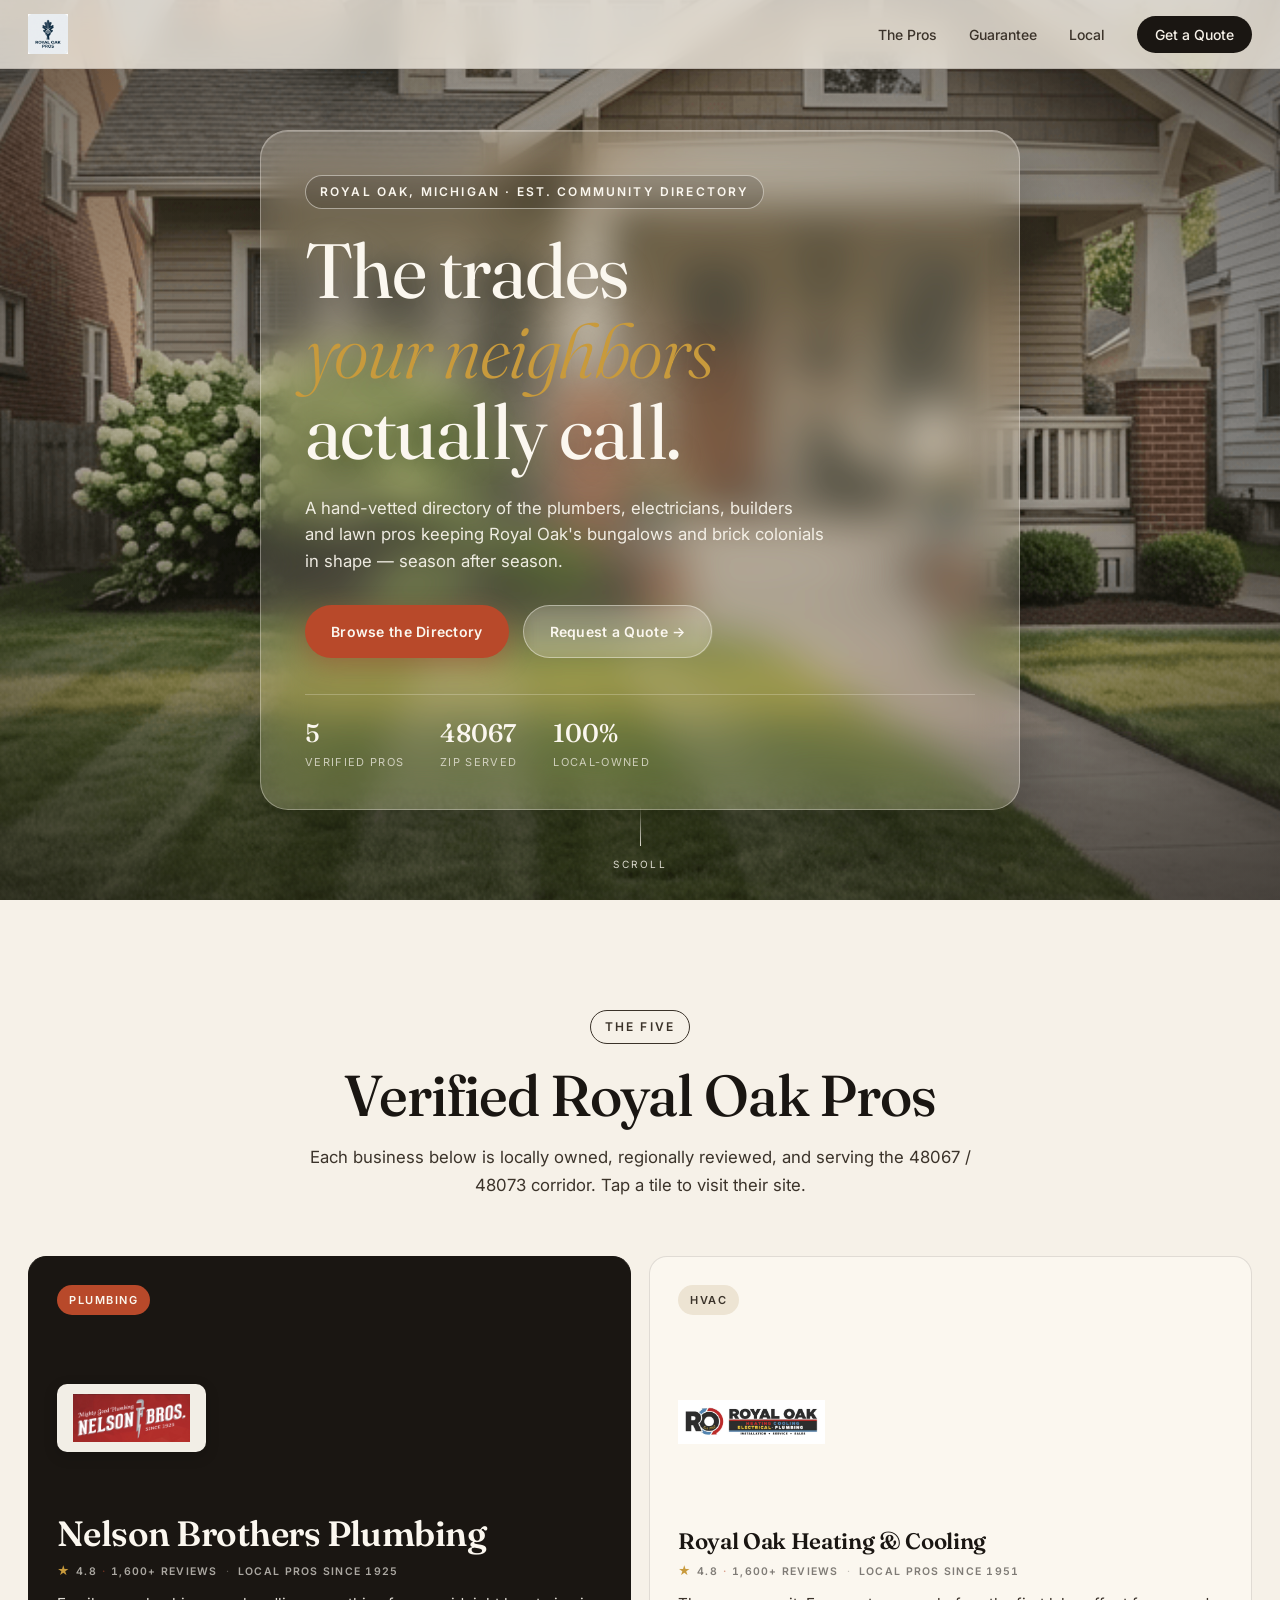
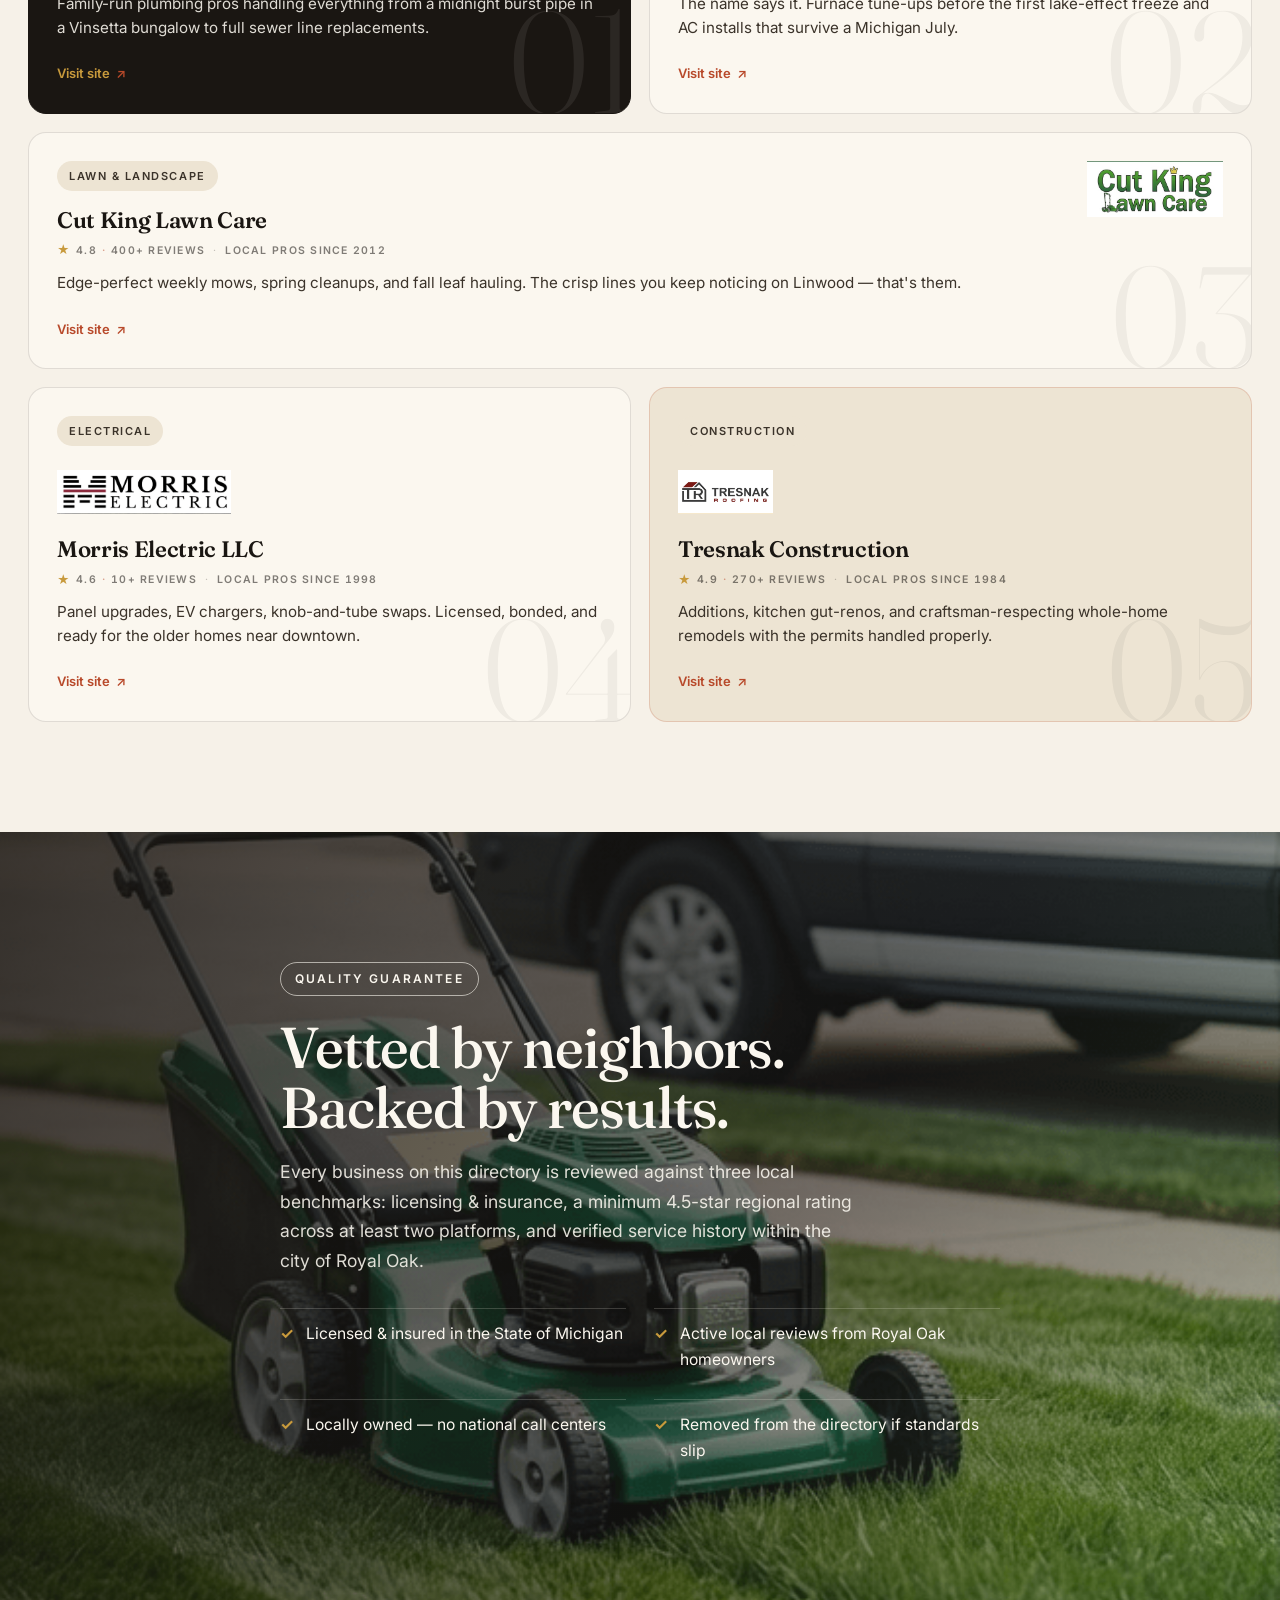
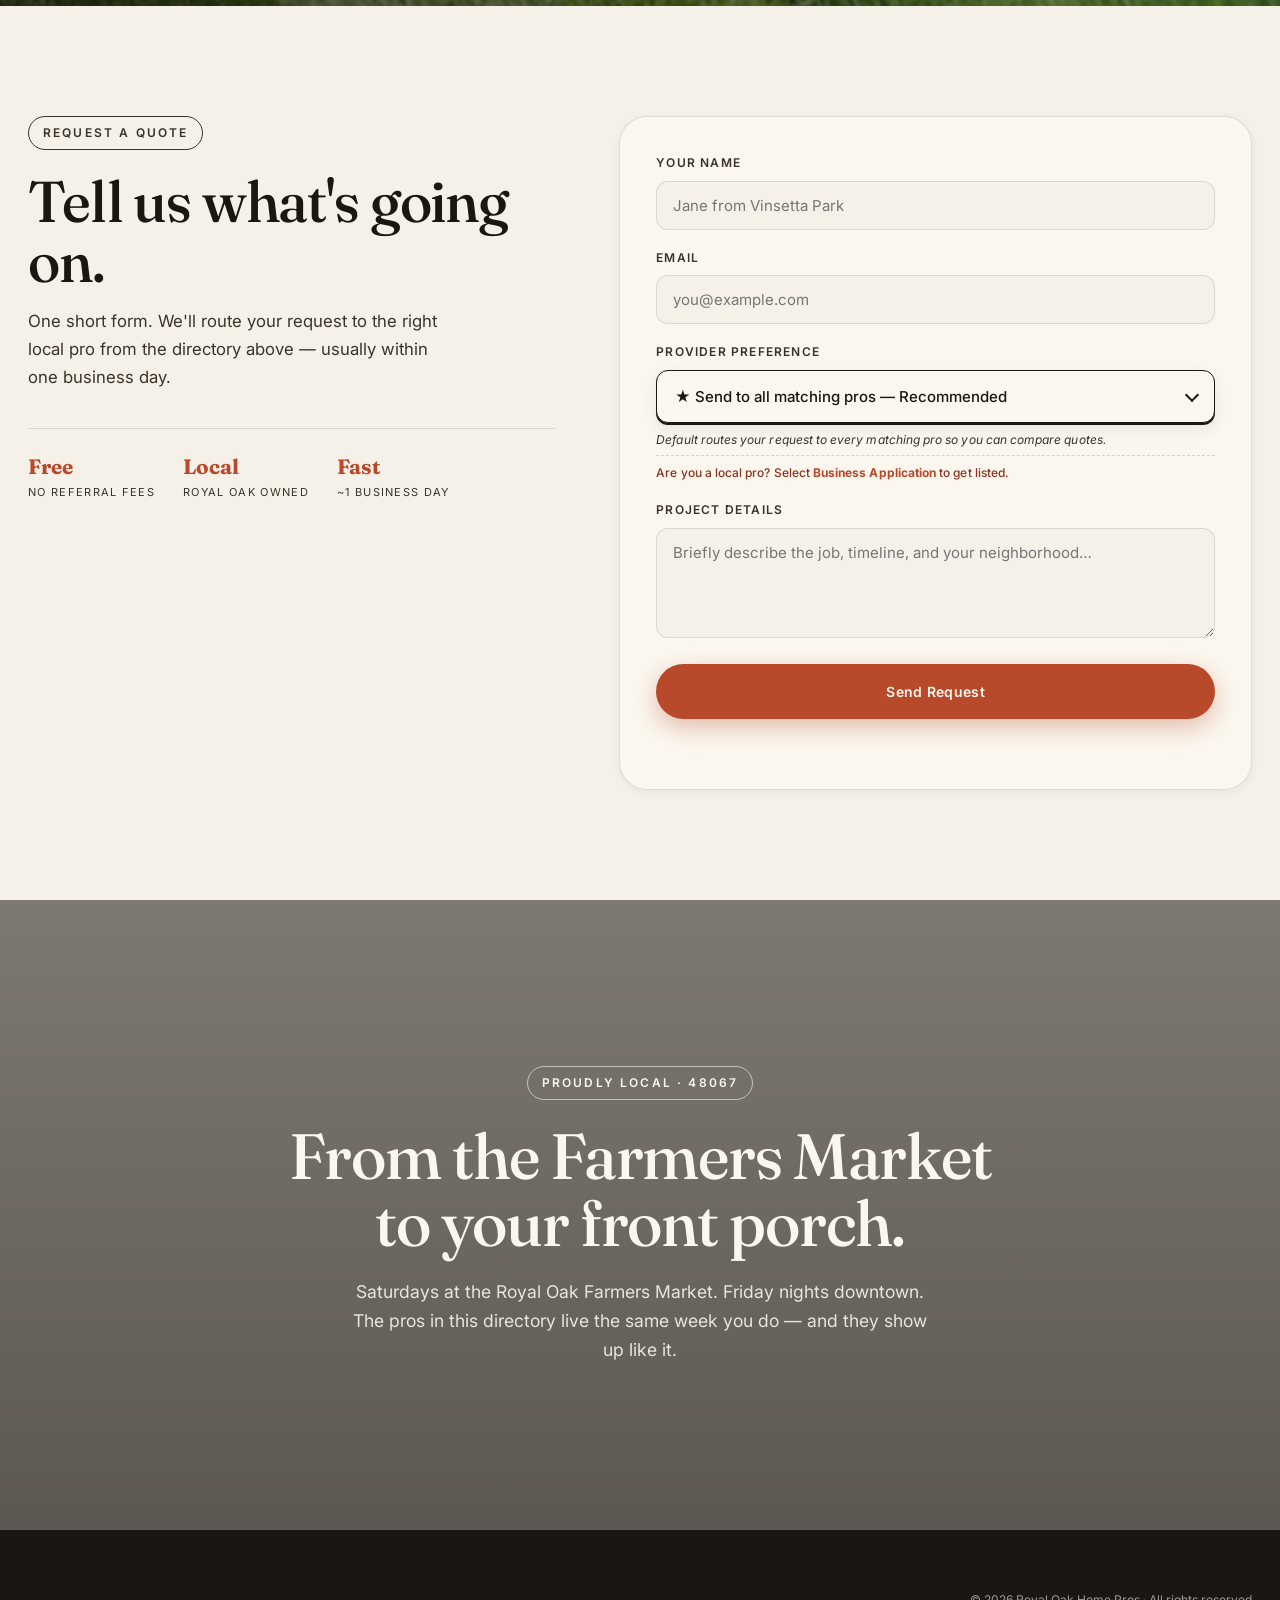
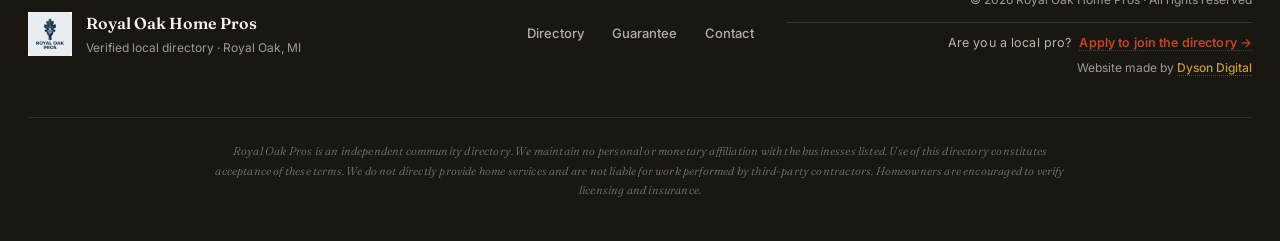
<file: index.html>
<!DOCTYPE html>
<html lang="en">
<head>
  <!-- Google tag (gtag.js) -->
<script async src="https://www.googletagmanager.com/gtag/js?id=G-KBGZ463Z3C"></script>
<script>
  window.dataLayer = window.dataLayer || [];
  function gtag(){dataLayer.push(arguments);}
  gtag('js', new Date());

  gtag('config', 'G-KBGZ463Z3C');
</script>
<script type="text/javascript">
    (function(c,l,a,r,i,t,y){
        c[a]=c[a]||function(){(c[a].q=c[a].q||[]).push(arguments)};
        t=l.createElement(r);t.async=1;t.src="https://www.clarity.ms/tag/"+i;
        y=l.getElementsByTagName(r)[0];y.parentNode.insertBefore(t,y);
    })(window, document, "clarity", "script", "wgg6onkygc");
</script>
  <meta charset="UTF-8" />
  <meta http-equiv="X-UA-Compatible" content="IE=edge" />
  <meta name="viewport" content="width=device-width, initial-scale=1.0" />

  <!-- Primary Meta Tags -->
  <title>Royal Oak Pros | Trusted Local Contractors in Royal Oak, MI</title>
  <meta name="title" content="Royal Oak Pros | Trusted Local Contractors in Royal Oak, MI" />
  <meta name="description" content="Royal Oak Pros is the verified directory of the best plumbers, HVAC, electricians, lawn care, and construction professionals serving Royal Oak, Michigan." />
  <meta name="keywords" content="Royal Oak MI, Royal Oak Pros, Royal Oak plumber, Royal Oak HVAC, Royal Oak electrician, Royal Oak lawn care, Royal Oak contractor, Oakland County home services" />
  <meta name="author" content="Royal Oak Pros" />
  <meta name="robots" content="index, follow" />

  <!-- Open Graph / Facebook -->
  <meta property="og:type" content="website" />
  <meta property="og:title" content="Royal Oak Pros | Trusted Local Contractors in Royal Oak, MI" />
  <meta property="og:description" content="The verified directory of the best home service professionals in Royal Oak, Michigan." />
  <meta property="og:image" content="images/royal-oak-craftsman-bungalow.png" />

  <!-- Twitter -->
  <meta property="twitter:card" content="summary_large_image" />
  <meta property="twitter:title" content="Royal Oak Pros | Trusted Local Contractors in Royal Oak, MI" />
  <meta property="twitter:description" content="The verified directory of the best home service professionals in Royal Oak, Michigan." />
  <meta property="twitter:image" content="images/royal-oak-craftsman-bungalow.png" />

  <!-- Favicon -->
  <link rel="icon" type="image/png" href="images/favicon.png" />
  <link rel="shortcut icon" type="image/png" href="images/favicon.png" />
  <link rel="apple-touch-icon" href="images/favicon.png" />
  <link rel="icon" type="image/png" href="favicon.png">

  <!-- External Stylesheet -->
  <link rel="stylesheet" href="style.css" />

  <!-- Google Fonts -->
  <link rel="preconnect" href="https://fonts.googleapis.com" />
  <link rel="preconnect" href="https://fonts.gstatic.com" crossorigin />
  <link href="https://fonts.googleapis.com/css2?family=Fraunces:opsz,wght@9..144,300;9..144,400;9..144,500;9..144,600;9..144,700;9..144,800&family=Inter:wght@300;400;500;600;700&display=swap" rel="stylesheet" />

  <!-- JSON-LD Schema Markup: LocalBusiness Directory -->
  <script type="application/ld+json">
  {
    "@context": "https://schema.org",
    "@type": "LocalBusiness",
    "@id": "https://royaloakhomepros.com/#directory",
    "name": "Royal Oak Home Pros",
    "description": "Verified directory of trusted home service professionals serving Royal Oak, Michigan and the surrounding Oakland County area.",
    "url": "https://royaloakhomepros.com",
    "image": "images/royal-oak-craftsman-bungalow.png",
    "priceRange": "$$",
    "address": {
      "@type": "PostalAddress",
      "addressLocality": "Royal Oak",
      "addressRegion": "MI",
      "postalCode": "48067",
      "addressCountry": "US"
    },
    "geo": {
      "@type": "GeoCoordinates",
      "latitude": 42.4895,
      "longitude": -83.1446
    },
    "areaServed": {
      "@type": "City",
      "name": "Royal Oak, Michigan"
    },
    "hasOfferCatalog": {
      "@type": "OfferCatalog",
      "name": "Verified Royal Oak Home Service Providers",
      "itemListElement": [
        {
          "@type": "LocalBusiness",
          "name": "Nelson Brothers Plumbing",
          "url": "https://www.nelsonbrothersplumbing.com",
          "areaServed": "Royal Oak, MI"
        },
        {
          "@type": "LocalBusiness",
          "name": "Royal Oak Heating & Cooling",
          "url": "https://royaloakheating.com",
          "areaServed": "Royal Oak, MI"
        },
        {
          "@type": "LocalBusiness",
          "name": "Cut King Lawn Care",
          "url": "https://cutkinglawncare.com",
          "areaServed": "Royal Oak, MI"
        },
        {
          "@type": "LocalBusiness",
          "name": "Morris Electric LLC",
          "url": "https://www.morriselectricllc.com/",
          "areaServed": "Royal Oak, MI"
        },
        {
          "@type": "LocalBusiness",
          "name": "Tresnak Construction",
          "url": "https://tresnakconstruction.com",
          "areaServed": "Royal Oak, MI"
        }
      ]
    }
  }
  </script>
</head>
<body>

  <!-- Top Navigation -->
  <nav class="nav">
    <div class="nav-inner">
      <a href="#top" class="nav-logo">
        <img src="images/royal-oak-pros-logo2.png" alt="Royal Oak Pros">
      </a>
      <ul class="nav-links">
        <li><a href="#pros">The Pros</a></li>
        <li><a href="#guarantee">Guarantee</a></li>
        <li><a href="#local">Local</a></li>
        <li><a href="#contact" class="nav-cta">Get a Quote</a></li>
      </ul>
    </div>
  </nav>

  <!-- HERO -->
  <header id="top" class="hero" role="banner">
    <div class="hero-bg" aria-hidden="true"></div>
    <div class="hero-vignette" aria-hidden="true"></div>

    <div class="hero-content">
      <div class="glass-card">
        <span class="eyebrow">Royal Oak, Michigan · Est. Community Directory</span>
        <h1>The trades<br/><em>your neighbors</em><br/>actually call.</h1>
        <p class="hero-sub">A hand-vetted directory of the plumbers, electricians, builders and lawn pros keeping Royal Oak's bungalows and brick colonials in shape — season after season.</p>
        <div class="hero-actions">
          <a href="#pros" class="btn btn-primary">Browse the Directory</a>
          <a href="#contact" class="btn btn-ghost">Request a Quote →</a>
        </div>
        <div class="hero-meta">
          <div><strong>5</strong><span>Verified Pros</span></div>
          <div><strong>48067</strong><span>Zip Served</span></div>
          <div><strong>100%</strong><span>Local-Owned</span></div>
        </div>
      </div>
    </div>

    <div class="scroll-cue" aria-hidden="true">
      <span></span>
      <small>Scroll</small>
    </div>
  </header>

  <!-- BENTO PROS -->
  <section id="pros" class="pros-section">
    <div class="section-header">
      <span class="eyebrow dark">The Five</span>
      <h2>Verified Royal Oak Pros</h2>
      <p>Each business below is locally owned, regionally reviewed, and serving the 48067 / 48073 corridor. Tap a tile to visit their site.</p>
    </div>

    <div class="bento">

      <!-- Tile 1: LARGE Feature -->
      <a href="https://www.nelsonbrothersplumbing.com" target="_blank" rel="noopener" class="bento-tile tile-feature">
        <div class="tile-tag">Plumbing</div>
        <div class="tile-logo tile-logo-dark">
          <img src="images/nelson.png" alt="Nelson Brothers Plumbing logo" loading="lazy">
        </div>
        <div class="tile-body">
          <h3>Nelson Brothers Plumbing</h3>
          <div class="tile-meta">
            <span class="meta-rating"><span class="meta-star" aria-hidden="true">★</span>4.8 <em>·</em> 1,600+ Reviews</span>
            <span class="meta-sep" aria-hidden="true">·</span>
            <span class="meta-longevity">Local Pros Since 1925</span>
          </div>
          <p>Family-run plumbing pros handling everything from a midnight burst pipe in a Vinsetta bungalow to full sewer line replacements.</p>
          <span class="tile-link">Visit site <em>↗</em></span>
        </div>
        <div class="tile-deco" aria-hidden="true">01</div>
      </a>

      <!-- Tile 2: TALL -->
      <a href="https://royaloakheating.com" target="_blank" rel="noopener" class="bento-tile tile-tall">
        <div class="tile-tag">HVAC</div>
        <div class="tile-logo">
          <img src="images/roheating.png" alt="Royal Oak Heating & Cooling logo" loading="lazy">
        </div>
        <div class="tile-body">
          <h3>Royal Oak Heating &amp; Cooling</h3>
          <div class="tile-meta">
            <span class="meta-rating"><span class="meta-star" aria-hidden="true">★</span>4.8 <em>·</em> 1,600+ Reviews</span>
            <span class="meta-sep" aria-hidden="true">·</span>
            <span class="meta-longevity">Local Pros Since 1951</span>
          </div>
          <p>The name says it. Furnace tune-ups before the first lake-effect freeze and AC installs that survive a Michigan July.</p>
          <span class="tile-link">Visit site <em>↗</em></span>
        </div>
        <div class="tile-deco" aria-hidden="true">02</div>
      </a>

      <!-- Tile 3: WIDE -->
      <a href="https://cutkinglawncare.com" target="_blank" rel="noopener" class="bento-tile tile-wide">
        <div class="tile-tag">Lawn &amp; Landscape</div>
        <div class="tile-logo tile-logo-inline">
          <img src="images/cutking.png" alt="Cut King Lawn Care logo" loading="lazy">
        </div>
        <div class="tile-body">
          <h3>Cut King Lawn Care</h3>
          <div class="tile-meta">
            <span class="meta-rating"><span class="meta-star" aria-hidden="true">★</span>4.8 <em>·</em> 400+ Reviews</span>
            <span class="meta-sep" aria-hidden="true">·</span>
            <span class="meta-longevity">Local Pros Since 2012</span>
          </div>
          <p>Edge-perfect weekly mows, spring cleanups, and fall leaf hauling. The crisp lines you keep noticing on Linwood — that's them.</p>
          <span class="tile-link">Visit site <em>↗</em></span>
        </div>
        <div class="tile-deco" aria-hidden="true">03</div>
      </a>

      <!-- Tile 4: SMALL -->
      <a href="https://www.morriselectricllc.com/" target="_blank" rel="noopener" class="bento-tile tile-small">
        <div class="tile-tag">Electrical</div>
        <div class="tile-logo">
          <img src="images/morris.png" alt="Morris Electric LLC logo" loading="lazy">
        </div>
        <div class="tile-body">
          <h3>Morris Electric LLC</h3>
          <div class="tile-meta">
            <span class="meta-rating"><span class="meta-star" aria-hidden="true">★</span>4.6 <em>·</em> 10+ Reviews</span>
            <span class="meta-sep" aria-hidden="true">·</span>
            <span class="meta-longevity">Local Pros Since 1998</span>
          </div>
          <p>Panel upgrades, EV chargers, knob-and-tube swaps. Licensed, bonded, and ready for the older homes near downtown.</p>
          <span class="tile-link">Visit site <em>↗</em></span>
        </div>
        <div class="tile-deco" aria-hidden="true">04</div>
      </a>

      <!-- Tile 5: SMALL -->
      <a href="https://tresnakconstruction.com" target="_blank" rel="noopener" class="bento-tile tile-small accent">
        <div class="tile-tag">Construction</div>
        <div class="tile-logo">
          <img src="images/roofing.png" alt="Tresnak Construction logo" loading="lazy">
        </div>
        <div class="tile-body">
          <h3>Tresnak Construction</h3>
          <div class="tile-meta">
            <span class="meta-rating"><span class="meta-star" aria-hidden="true">★</span>4.9 <em>·</em> 270+ Reviews</span>
            <span class="meta-sep" aria-hidden="true">·</span>
            <span class="meta-longevity">Local Pros Since 1984</span>
          </div>
          <p>Additions, kitchen gut-renos, and craftsman-respecting whole-home remodels with the permits handled properly.</p>
          <span class="tile-link">Visit site <em>↗</em></span>
        </div>
        <div class="tile-deco" aria-hidden="true">05</div>
      </a>

    </div>
  </section>

  <!-- QUALITY GUARANTEE SECTION BREAK -->
  <section id="guarantee" class="guarantee">
    <div class="guarantee-image" aria-hidden="true"></div>
    <div class="guarantee-overlay" aria-hidden="true"></div>
    <div class="guarantee-content">
      <span class="eyebrow light">Quality Guarantee</span>
      <h2>Vetted by neighbors.<br/>Backed by results.</h2>
      <p>Every business on this directory is reviewed against three local benchmarks: licensing &amp; insurance, a minimum 4.5-star regional rating across at least two platforms, and verified service history within the city of Royal Oak.</p>
      <ul class="guarantee-list">
        <li><span>✓</span> Licensed &amp; insured in the State of Michigan</li>
        <li><span>✓</span> Active local reviews from Royal Oak homeowners</li>
        <li><span>✓</span> Locally owned — no national call centers</li>
        <li><span>✓</span> Removed from the directory if standards slip</li>
      </ul>
    </div>
  </section>

  <!-- CONTACT FORM -->
  <section id="contact" class="contact">
    <div class="contact-grid">
      <div class="contact-copy">
        <span class="eyebrow dark">Request a Quote</span>
        <h2>Tell us what's going on.</h2>
        <p>One short form. We'll route your request to the right local pro from the directory above — usually within one business day.</p>
        <div class="contact-trust">
          <div><strong>Free</strong><span>No referral fees</span></div>
          <div><strong>Local</strong><span>Royal Oak owned</span></div>
          <div><strong>Fast</strong><span>~1 business day</span></div>
        </div>
      </div>

      <form id="quoteForm" class="contact-form" novalidate>
        <span id="contact-section" class="form-anchor" aria-hidden="true"></span>
        <div class="field">
          <label for="name">Your name</label>
          <input type="text" id="name" name="name" required placeholder="Jane from Vinsetta Park" />
        </div>
        <div class="field">
          <label for="email">Email</label>
          <input type="email" id="email" name="email" required placeholder="you@example.com" />
        </div>
        <div class="field field-provider">
          <label for="service">Provider preference</label>
          <div class="provider-select">
            <select id="service" name="service" required>
              <option value="Send to all matching pros" selected>★ Send to all matching pros — Recommended</option>
              <option disabled>──────────────</option>
              <option value="Plumbing — Nelson Brothers">Plumbing — Nelson Brothers</option>
              <option value="HVAC — Royal Oak Heating &amp; Cooling">HVAC — Royal Oak Heating &amp; Cooling</option>
              <option value="Lawn &amp; Landscape — Cut King">Lawn &amp; Landscape — Cut King</option>
              <option value="Electrical — Morris Electric">Electrical — Morris Electric</option>
              <option value="Construction — Tresnak Construction">Construction — Tresnak Construction</option>
              <option disabled>──────────────</option>
              <option value="Not sure yet">Not sure yet — help me decide</option>
              <option disabled>──────────────</option>
              <option value="Join the Directory — Business Application">Join the Directory — Business Application</option>
            </select>
            <span class="provider-chevron" aria-hidden="true"></span>
          </div>
          <small class="field-help">Default routes your request to every matching pro so you can compare quotes.</small>
          <small class="field-help field-help-pro">Are you a local pro? Select <strong>Business Application</strong> to get listed.</small>
        </div>
        <div class="field">
          <label for="message">Project details</label>
          <textarea id="message" name="message" rows="4" required placeholder="Briefly describe the job, timeline, and your neighborhood…"></textarea>
        </div>
        <button type="submit" class="btn btn-primary btn-block">
          <span class="btn-label">Send Request</span>
          <span class="btn-spinner" aria-hidden="true"></span>
        </button>
        <p class="form-error" id="formError" role="alert"></p>
      </form>
    </div>
  </section>

  <!-- LOCAL ANCHOR PARALLAX -->
  <section id="local" class="parallax" aria-label="Royal Oak Farmers Market">
    <div class="parallax-content">
      <span class="eyebrow light">Proudly Local · 48067</span>
      <h2>From the Farmers Market<br/>to your front porch.</h2>
      <p>Saturdays at the Royal Oak Farmers Market. Friday nights downtown. The pros in this directory live the same week you do — and they show up like it.</p>
    </div>
  </section>

  <!-- FOOTER -->
  <footer class="footer">
    <div class="footer-inner">
      <div class="footer-brand">
        <img src="images/royal-oak-pros-logo2.png" alt="Royal Oak Pros">
        <div>
          <strong>Royal Oak Home Pros</strong>
          <small>Verified local directory · Royal Oak, MI</small>
        </div>
      </div>
      <nav class="footer-nav">
        <a href="#pros">Directory</a>
        <a href="#guarantee">Guarantee</a>
        <a href="#contact">Contact</a>
      </nav>
      <div class="footer-credit">
        <small>© 2026 Royal Oak Home Pros · All rights reserved</small>
        <small class="pro-magnet">Are you a local pro? <a href="#contact-section">Apply to join the directory →</a></small>
        <small>Website made by <a href="https://dysondigital.com" target="_blank" rel="noopener">Dyson Digital</a></small>
      </div>
    </div>
    <div class="footer-legal">
      <p>Royal Oak Pros is an independent community directory. We maintain no personal or monetary affiliation with the businesses listed. Use of this directory constitutes acceptance of these terms. We do not directly provide home services and are not liable for work performed by third-party contractors. Homeowners are encouraged to verify licensing and insurance.
</p>
    </div>
  </footer>

  <!-- AJAX Form Submission -->
  <script>
    (function () {
      const form = document.getElementById('quoteForm');
      const errorEl = document.getElementById('formError');
      const FORMSPREE_ENDPOINT = 'https://formspree.io/f/meevzwbe';

      form.addEventListener('submit', async function (e) {
        e.preventDefault();
        errorEl.textContent = '';
        form.classList.add('is-loading');

        const data = new FormData(form);

        try {
          const response = await fetch(FORMSPREE_ENDPOINT, {
            method: 'POST',
            body: data,
            headers: { 'Accept': 'application/json' }
          });

          if (response.ok) {
            // Hide form, then redirect
            form.style.display = 'none';
            window.location.href = 'thanks.html';
          } else {
            const json = await response.json().catch(() => ({}));
            errorEl.textContent = (json && json.error)
              ? json.error
              : 'Something went wrong. Please try again or email us directly.';
            form.classList.remove('is-loading');
          }
        } catch (err) {
          errorEl.textContent = 'Network error. Please check your connection and try again.';
          form.classList.remove('is-loading');
        }
      });
    })();
  </script>

</body>
</html>
</file>
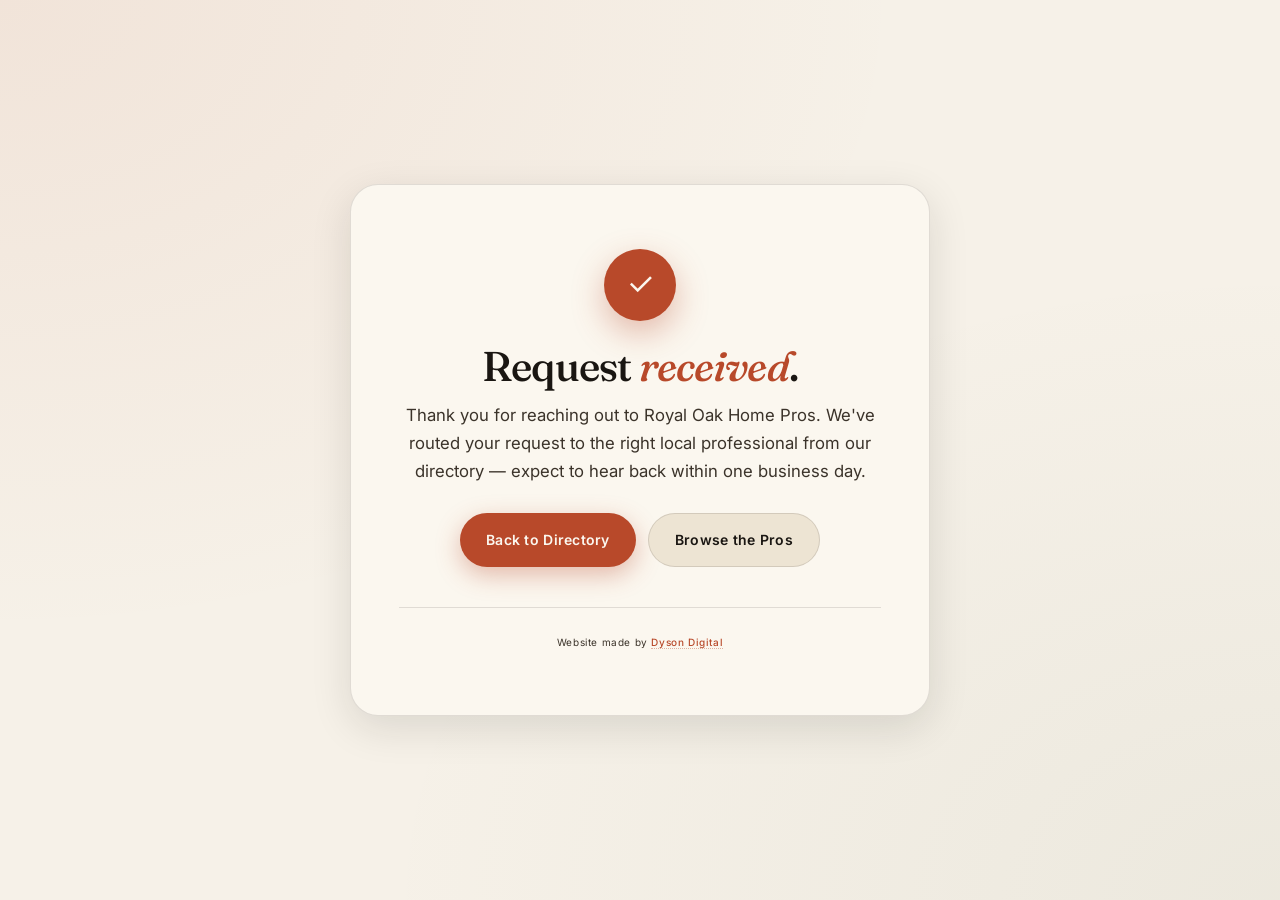
<file: thanks.html>
<!DOCTYPE html>
<html lang="en">
<head>
  <meta charset="UTF-8" />
  <meta http-equiv="X-UA-Compatible" content="IE=edge" />
  <meta name="viewport" content="width=device-width, initial-scale=1.0" />

  <!-- Primary Meta Tags -->
  <title>Thank You | Royal Oak Home Pros</title>
  <meta name="title" content="Thank You | Royal Oak Home Pros" />
  <meta name="description" content="Thanks for reaching out to Royal Oak Home Pros. Your request has been received and we'll connect you with the right local Royal Oak, MI professional shortly." />
  <meta name="robots" content="noindex, follow" />

  <!-- Favicon -->
  <link rel="icon" type="image/png" href="images/favicon.png" />
  <link rel="shortcut icon" type="image/png" href="images/favicon.png" />
  <link rel="apple-touch-icon" href="images/favicon.png" />

  <!-- External Stylesheet -->
  <link rel="stylesheet" href="style.css" />

  <!-- Google Fonts -->
  <link rel="preconnect" href="https://fonts.googleapis.com" />
  <link rel="preconnect" href="https://fonts.gstatic.com" crossorigin />
  <link href="https://fonts.googleapis.com/css2?family=Fraunces:opsz,wght@9..144,300;9..144,400;9..144,500;9..144,600;9..144,700&family=Inter:wght@300;400;500;600;700&display=swap" rel="stylesheet" />
</head>
<body class="thanks-page">

  <main class="thanks-card" role="main">
    <div class="thanks-icon" aria-hidden="true">✓</div>
    <h1>Request <em>received</em>.</h1>
    <p>Thank you for reaching out to Royal Oak Home Pros. We've routed your request to the right local professional from our directory — expect to hear back within one business day.</p>

    <div class="thanks-actions">
      <a href="index.html" class="btn btn-primary">Back to Directory</a>
      <a href="index.html#pros" class="btn btn-secondary">Browse the Pros</a>
    </div>

    <div class="thanks-footer">
      <small>Website made by <a href="https://dysondigital.com" target="_blank" rel="noopener">Dyson Digital</a></small>
    </div>
  </main>

</body>
</html>
</file>
<file: style.css>
/* =========================================================
   Royal Oak Home Pros — style.css
   Editorial / craftsman-modern aesthetic
   ========================================================= */

:root {
  --ink: #1a1612;
  --ink-soft: #3b332a;
  --paper: #f6f1e8;
  --paper-warm: #ede4d3;
  --cream: #fbf7ef;
  --rust: #b8492a;
  --rust-deep: #8a3320;
  --moss: #4a5d3a;
  --gold: #c89a3c;
  --line: rgba(26, 22, 18, 0.12);

  --font-display: "Fraunces", Georgia, "Times New Roman", serif;
  --font-body: "Inter", -apple-system, BlinkMacSystemFont, sans-serif;

  --radius: 18px;
  --radius-lg: 28px;
  --shadow-sm: 0 2px 10px rgba(26, 22, 18, 0.06);
  --shadow-md: 0 12px 40px rgba(26, 22, 18, 0.12);
  --shadow-lg: 0 24px 80px rgba(26, 22, 18, 0.22);
}

* {
  box-sizing: border-box;
  margin: 0;
  padding: 0;
}

html {
  scroll-behavior: smooth;
  -webkit-text-size-adjust: 100%;
}

body {
  font-family: var(--font-body);
  font-size: 17px;
  line-height: 1.65;
  color: var(--ink);
  background: var(--paper);
  overflow-x: hidden;
  -webkit-font-smoothing: antialiased;
  -moz-osx-font-smoothing: grayscale;
}

img { max-width: 100%; display: block; }
a { color: inherit; text-decoration: none; }
button { font: inherit; cursor: pointer; border: none; background: none; }

/* ---------- Shared bits ---------- */
.eyebrow {
  display: inline-block;
  font-family: var(--font-body);
  font-size: 12px;
  font-weight: 600;
  letter-spacing: 0.18em;
  text-transform: uppercase;
  color: var(--rust);
  padding: 6px 14px;
  border: 1px solid currentColor;
  border-radius: 100px;
  margin-bottom: 22px;
}
.eyebrow.dark { color: var(--ink-soft); }
.eyebrow.light { color: var(--cream); border-color: rgba(251, 247, 239, 0.6); }

h1, h2, h3 {
  font-family: var(--font-display);
  font-weight: 500;
  letter-spacing: -0.02em;
  line-height: 1.05;
}
h2 {
  font-size: clamp(2rem, 4.5vw, 3.6rem);
  margin-bottom: 18px;
}
h3 {
  font-size: 1.4rem;
  font-weight: 600;
  letter-spacing: -0.015em;
  line-height: 1.2;
}

em { font-style: italic; color: var(--rust); }

/* =========================================================
   NAV
   ========================================================= */
.nav {
  position: fixed;
  top: 0; left: 0; right: 0;
  z-index: 50;
  background: rgba(246, 241, 232, 0.78);
  backdrop-filter: saturate(180%) blur(14px);
  -webkit-backdrop-filter: saturate(180%) blur(14px);
  border-bottom: 1px solid var(--line);
}
.nav-inner {
  max-width: 1280px;
  margin: 0 auto;
  padding: 14px 28px;
  display: flex;
  align-items: center;
  justify-content: space-between;
  gap: 16px;
}
.nav-logo {
  display: flex;
  align-items: center;
  gap: 12px;
  flex-shrink: 0;
  min-width: 0;
}
.nav-logo img {
  display: block;
  height: 40px;
  width: auto;
  max-width: 100%;
  object-fit: contain;
}
.logo-mark {
  display: inline-grid;
  place-items: center;
  width: 36px; height: 36px;
  background: var(--ink);
  color: var(--paper);
  font-family: var(--font-display);
  font-weight: 700;
  font-size: 14px;
  border-radius: 50%;
  letter-spacing: 0.02em;
}
.logo-text {
  font-family: var(--font-display);
  font-weight: 600;
  font-size: 18px;
  letter-spacing: -0.01em;
}
.logo-text em { font-weight: 400; color: var(--ink-soft); }
.nav-links {
  list-style: none;
  display: flex;
  gap: 32px;
  align-items: center;
  flex-shrink: 0;
}
.nav-links a {
  font-size: 14px;
  font-weight: 500;
  color: var(--ink-soft);
  transition: color .2s ease;
}
.nav-links a:hover { color: var(--rust); }
.nav-cta {
  background: var(--ink);
  color: var(--paper) !important;
  padding: 10px 18px;
  border-radius: 100px;
  font-weight: 500;
  white-space: nowrap;
  flex-shrink: 0;
  transition: background .2s ease, transform .2s ease;
}
.nav-cta:hover { background: var(--rust); transform: translateY(-1px); }

@media (max-width: 720px) {
  .nav-inner { padding: 12px 16px; gap: 10px; }
  .nav-links li:not(:last-child) { display: none; }
  .nav-links { gap: 0; }
  .nav-logo img { height: 32px; max-width: 150px; }
  .nav-cta { padding: 9px 14px; font-size: 13px; }
}
@media (max-width: 440px) {
  .nav-inner { padding: 10px 14px; gap: 8px; }
  .nav-logo img { height: 28px; max-width: 120px; }
  .nav-cta { padding: 8px 12px; font-size: 12px; letter-spacing: 0; }
}
@media (max-width: 360px) {
  .nav-logo img { height: 26px; max-width: 100px; }
  .nav-cta { padding: 7px 11px; font-size: 11.5px; }
}

/* =========================================================
   HERO
   ========================================================= */
.hero {
  position: relative;
  min-height: 100vh;
  display: flex;
  align-items: center;
  justify-content: center;
  padding: 120px 24px 80px;
  overflow: hidden;
}
.hero-bg {
  position: absolute; inset: 0;
  background-image: url('images/royal-oak-craftsman-bungalow.png');
  background-size: cover;
  background-position: center;
  z-index: 0;
  transform: scale(1.05);
  animation: heroDrift 24s ease-in-out infinite alternate;
}
@keyframes heroDrift {
  from { transform: scale(1.05) translate(0, 0); }
  to   { transform: scale(1.10) translate(-12px, -8px); }
}
.hero-vignette {
  position: absolute; inset: 0;
  background:
    radial-gradient(ellipse at center, rgba(0,0,0,0) 30%, rgba(26,22,18,0.55) 100%),
    linear-gradient(180deg, rgba(26,22,18,0.25) 0%, rgba(26,22,18,0.15) 50%, rgba(26,22,18,0.45) 100%);
  z-index: 1;
}
.hero-content {
  position: relative;
  z-index: 2;
  width: 100%;
  max-width: 760px;
}

/* GLASSMORPHISM CARD */
.glass-card {
  background: rgba(251, 247, 239, 0.18);
  backdrop-filter: blur(22px) saturate(160%);
  -webkit-backdrop-filter: blur(22px) saturate(160%);
  border: 1px solid rgba(251, 247, 239, 0.35);
  border-radius: var(--radius-lg);
  padding: 44px 44px 38px;
  color: var(--cream);
  box-shadow:
    0 30px 80px rgba(0, 0, 0, 0.35),
    inset 0 1px 0 rgba(255,255,255,0.25);
  animation: glassRise 1.1s cubic-bezier(.2,.8,.2,1) both;
}
@keyframes glassRise {
  from { opacity: 0; transform: translateY(28px); }
  to   { opacity: 1; transform: translateY(0); }
}
.glass-card .eyebrow {
  color: var(--cream);
  border-color: rgba(251, 247, 239, 0.5);
  background: rgba(0,0,0,0.15);
}
.glass-card h1 {
  font-size: clamp(2.6rem, 6vw, 5rem);
  font-weight: 400;
  margin-bottom: 22px;
  text-shadow: 0 2px 30px rgba(0,0,0,0.25);
}
.glass-card h1 em {
  color: var(--gold);
  font-style: italic;
  font-weight: 300;
}
.hero-sub {
  font-size: 1.05rem;
  line-height: 1.6;
  color: rgba(251, 247, 239, 0.92);
  max-width: 520px;
  margin-bottom: 30px;
}
.hero-actions {
  display: flex;
  gap: 14px;
  flex-wrap: wrap;
  margin-bottom: 36px;
}
.hero-meta {
  display: flex;
  gap: 36px;
  padding-top: 26px;
  border-top: 1px solid rgba(251, 247, 239, 0.25);
}
.hero-meta div { display: flex; flex-direction: column; }
.hero-meta strong {
  font-family: var(--font-display);
  font-size: 1.6rem;
  font-weight: 500;
  color: var(--cream);
  line-height: 1;
}
.hero-meta span {
  font-size: 11px;
  letter-spacing: 0.12em;
  text-transform: uppercase;
  color: rgba(251, 247, 239, 0.7);
  margin-top: 6px;
}

@media (max-width: 600px) {
  .glass-card { padding: 32px 26px 28px; }
  .hero-meta { gap: 22px; }
  .hero-meta strong { font-size: 1.3rem; }
}

/* Buttons */
.btn {
  display: inline-flex;
  align-items: center;
  justify-content: center;
  gap: 8px;
  padding: 14px 26px;
  border-radius: 100px;
  font-size: 14px;
  font-weight: 600;
  letter-spacing: 0.02em;
  transition: transform .2s ease, background .2s ease, color .2s ease, box-shadow .2s ease;
  position: relative;
  overflow: hidden;
}
.btn-primary {
  background: var(--rust);
  color: var(--cream);
  box-shadow: 0 8px 24px rgba(184, 73, 42, 0.35);
}
.btn-primary:hover {
  background: var(--rust-deep);
  transform: translateY(-2px);
  box-shadow: 0 12px 32px rgba(184, 73, 42, 0.45);
}
.btn-ghost {
  background: rgba(251, 247, 239, 0.12);
  color: var(--cream);
  border: 1px solid rgba(251, 247, 239, 0.45);
  backdrop-filter: blur(8px);
}
.btn-ghost:hover { background: rgba(251, 247, 239, 0.22); }
.btn-block { width: 100%; padding: 16px 26px; }

/* Scroll cue */
.scroll-cue {
  position: absolute;
  bottom: 28px;
  left: 50%;
  transform: translateX(-50%);
  z-index: 3;
  display: flex;
  flex-direction: column;
  align-items: center;
  gap: 10px;
  color: var(--cream);
  opacity: 0.85;
}
.scroll-cue span {
  width: 1px;
  height: 40px;
  background: linear-gradient(to bottom, transparent, var(--cream));
  animation: scrollPulse 2s ease-in-out infinite;
}
.scroll-cue small {
  font-size: 10px;
  letter-spacing: 0.25em;
  text-transform: uppercase;
}
@keyframes scrollPulse {
  0%, 100% { opacity: 0.4; transform: scaleY(1); }
  50% { opacity: 1; transform: scaleY(1.2); }
}

/* =========================================================
   SECTION HEADER
   ========================================================= */
.section-header {
  text-align: center;
  max-width: 680px;
  margin: 0 auto 56px;
}
.section-header p {
  color: var(--ink-soft);
  font-size: 1.05rem;
  margin-top: 12px;
}

/* =========================================================
   BENTO GRID
   ========================================================= */
.pros-section {
  padding: 110px 28px;
  max-width: 1280px;
  margin: 0 auto;
}

.bento {
  display: grid;
  grid-template-columns: repeat(4, 1fr);
  grid-auto-rows: minmax(220px, auto);
  gap: 18px;
}

.bento-tile {
  position: relative;
  background: var(--cream);
  border: 1px solid var(--line);
  border-radius: var(--radius);
  padding: 28px;
  display: flex;
  flex-direction: column;
  justify-content: space-between;
  overflow: hidden;
  transition: transform .35s cubic-bezier(.2,.8,.2,1), box-shadow .35s ease, border-color .35s ease;
  isolation: isolate;
}
.bento-tile::before {
  content: "";
  position: absolute;
  inset: 0;
  background: radial-gradient(circle at 100% 0%, rgba(184, 73, 42, 0.12), transparent 55%);
  opacity: 0;
  transition: opacity .35s ease;
  z-index: -1;
}
.bento-tile:hover {
  transform: translateY(-6px);
  box-shadow: var(--shadow-md);
  border-color: rgba(184, 73, 42, 0.35);
}
.bento-tile:hover::before { opacity: 1; }

.tile-feature { grid-column: span 2; grid-row: span 2; background: var(--ink); color: var(--cream); border-color: var(--ink); }
.tile-feature h3 { font-size: 2.2rem; color: var(--cream); }
.tile-feature .tile-tag { background: var(--rust); color: var(--cream); }
.tile-feature .tile-deco { color: rgba(251, 247, 239, 0.08); }
.tile-feature .tile-body p { color: rgba(251, 247, 239, 0.88); }
.tile-feature .tile-link { color: var(--gold); }
.tile-feature:hover { border-color: var(--rust); }

.tile-tall  { grid-column: span 2; grid-row: span 2; }
.tile-wide  { grid-column: span 4; grid-row: span 1; }
.tile-small { grid-column: span 2; grid-row: span 1; }

.tile-small.accent { background: var(--paper-warm); border-color: rgba(184, 73, 42, 0.2); }

.tile-tag {
  align-self: flex-start;
  font-size: 11px;
  letter-spacing: 0.14em;
  text-transform: uppercase;
  font-weight: 600;
  padding: 6px 12px;
  border-radius: 100px;
  background: var(--paper-warm);
  color: var(--ink-soft);
  margin-bottom: 16px;
}

/* Pro business logos (brand marks) */
.tile-logo {
  display: flex;
  align-items: center;
  justify-content: flex-start;
  padding: 8px 0 18px;
  margin-bottom: 4px;
}
.tile-logo img {
  display: block;
  height: 44px;
  width: auto;
  max-width: 180px;
  object-fit: contain;
  object-position: left center;
}
/* Feature tile (dark background) — add subtle light plate so logos remain visible */
.tile-logo-dark {
  align-self: flex-start;
  background: rgba(251, 247, 239, 0.96);
  padding: 10px 16px;
  border-radius: 10px;
  margin-bottom: 8px;
  box-shadow: 0 4px 14px rgba(0, 0, 0, 0.18);
}
.tile-logo-dark img {
  height: 48px;
  max-width: 200px;
}
/* Wide tile — place logo inline on the right instead of top for a horizontal layout */
.tile-wide { position: relative; }
.tile-logo-inline {
  position: absolute;
  top: 28px;
  right: 28px;
  padding: 0;
  margin: 0;
  justify-content: flex-end;
  max-width: 40%;
}
.tile-logo-inline img {
  height: 56px;
  max-width: 220px;
  object-position: right center;
}

@media (max-width: 900px) {
  .tile-logo img { height: 40px; max-width: 160px; }
  .tile-logo-dark img { height: 42px; max-width: 170px; }
  /* On mobile the wide tile is full-width — move logo back to the top flow */
  .tile-logo-inline {
    position: static;
    justify-content: flex-start;
    max-width: 100%;
    padding: 8px 0 18px;
  }
  .tile-logo-inline img {
    height: 44px;
    max-width: 180px;
    object-position: left center;
  }
}
@media (max-width: 480px) {
  .tile-logo img { height: 36px; max-width: 140px; }
  .tile-logo-dark { padding: 8px 14px; }
  .tile-logo-dark img { height: 38px; max-width: 150px; }
  .tile-logo-inline img { height: 40px; max-width: 160px; }
}

.tile-body { display: flex; flex-direction: column; gap: 10px; }
.tile-body p { color: var(--ink-soft); font-size: 0.95rem; line-height: 1.55; }

/* Pro metadata — high-end fine print supporting the business name */
.tile-meta {
  display: flex;
  align-items: center;
  flex-wrap: wrap;
  gap: 8px;
  margin-top: -2px;
  margin-bottom: 2px;
  font-size: 10.5px;
  font-weight: 600;
  letter-spacing: 0.12em;
  text-transform: uppercase;
  color: rgba(26, 22, 18, 0.55);
  font-feature-settings: "tnum" 1;
}
.tile-meta .meta-rating,
.tile-meta .meta-longevity {
  display: inline-flex;
  align-items: center;
  gap: 4px;
  white-space: nowrap;
}
.tile-meta .meta-rating em {
  font-style: normal;
  opacity: 0.5;
  padding: 0 1px;
}
.tile-meta .meta-star {
  color: var(--gold);
  font-size: 12px;
  letter-spacing: 0;
  margin-right: 2px;
  line-height: 1;
}
.tile-meta .meta-sep {
  color: rgba(26, 22, 18, 0.25);
  font-weight: 400;
}
/* Dark feature tile — lighter fine print so it reads on ink background */
.tile-feature .tile-meta {
  color: rgba(251, 247, 239, 0.65);
}
.tile-feature .tile-meta .meta-sep {
  color: rgba(251, 247, 239, 0.3);
}
@media (max-width: 480px) {
  .tile-meta { font-size: 10px; letter-spacing: 0.1em; gap: 6px; }
}

.tile-link {
  margin-top: 14px;
  font-size: 13px;
  font-weight: 600;
  color: var(--rust);
  display: inline-flex;
  align-items: center;
  gap: 6px;
}
.tile-link em {
  font-style: normal;
  transition: transform .25s ease;
  display: inline-block;
}
.bento-tile:hover .tile-link em { transform: translate(3px, -3px); }

.tile-deco {
  position: absolute;
  bottom: -20px;
  right: -8px;
  font-family: var(--font-display);
  font-size: 9rem;
  font-weight: 300;
  color: rgba(26, 22, 18, 0.05);
  pointer-events: none;
  line-height: 1;
}

@media (max-width: 900px) {
  .bento { grid-template-columns: repeat(2, 1fr); }
  .tile-feature, .tile-tall, .tile-small, .tile-wide { grid-column: span 2; grid-row: auto; }
  .tile-feature h3 { font-size: 1.8rem; }
}

/* =========================================================
   QUALITY GUARANTEE — section break with image
   ========================================================= */
.guarantee {
  position: relative;
  padding: 130px 28px;
  color: var(--cream);
  overflow: hidden;
  isolation: isolate;
}
.guarantee-image {
  position: absolute; inset: 0;
  background-image: url('images/professional-lawn-care.png');
  background-size: cover;
  background-position: center;
  z-index: -2;
}
.guarantee-overlay {
  position: absolute; inset: 0;
  background:
    linear-gradient(120deg, rgba(26, 22, 18, 0.85) 0%, rgba(26, 22, 18, 0.55) 60%, rgba(74, 93, 58, 0.35) 100%);
  z-index: -1;
}
.guarantee-content {
  max-width: 720px;
  margin: 0 auto;
}
.guarantee-content h2 em { color: var(--gold); }
.guarantee-content p {
  font-size: 1.1rem;
  line-height: 1.7;
  color: rgba(251, 247, 239, 0.88);
  margin-bottom: 32px;
  max-width: 580px;
}
.guarantee-list {
  list-style: none;
  display: grid;
  grid-template-columns: repeat(2, 1fr);
  gap: 14px 28px;
}
.guarantee-list li {
  font-size: 0.98rem;
  color: var(--cream);
  display: flex;
  align-items: flex-start;
  gap: 12px;
  padding: 12px 0;
  border-top: 1px solid rgba(251, 247, 239, 0.18);
}
.guarantee-list li span {
  color: var(--gold);
  font-weight: 700;
  flex-shrink: 0;
}
@media (max-width: 700px) {
  .guarantee-list { grid-template-columns: 1fr; }
}

/* =========================================================
   CONTACT FORM
   ========================================================= */
.contact {
  padding: 110px 28px;
  max-width: 1280px;
  margin: 0 auto;
}
.contact-grid {
  display: grid;
  grid-template-columns: 1fr 1.2fr;
  gap: 64px;
  align-items: start;
}
.contact-copy h2 { margin-bottom: 16px; }
.contact-copy p {
  color: var(--ink-soft);
  font-size: 1.05rem;
  margin-bottom: 36px;
  max-width: 420px;
}
.contact-trust {
  display: flex;
  gap: 28px;
  padding-top: 28px;
  border-top: 1px solid var(--line);
}
.contact-trust div { display: flex; flex-direction: column; }
.contact-trust strong {
  font-family: var(--font-display);
  font-size: 1.3rem;
  color: var(--rust);
  line-height: 1;
}
.contact-trust span {
  font-size: 11px;
  letter-spacing: 0.12em;
  text-transform: uppercase;
  color: var(--ink-soft);
  margin-top: 6px;
}

.contact-form {
  background: var(--cream);
  border: 1px solid var(--line);
  border-radius: var(--radius-lg);
  padding: 36px;
  box-shadow: var(--shadow-sm);
  position: relative;
  scroll-margin-top: 90px;
}
.form-anchor {
  position: absolute;
  top: -90px;
  left: 0;
  width: 1px;
  height: 1px;
  pointer-events: none;
}
.field { margin-bottom: 18px; }
.field label {
  display: block;
  font-size: 12px;
  letter-spacing: 0.1em;
  text-transform: uppercase;
  font-weight: 600;
  color: var(--ink-soft);
  margin-bottom: 8px;
}
.field input,
.field select,
.field textarea {
  width: 100%;
  padding: 14px 16px;
  border: 1px solid var(--line);
  border-radius: 12px;
  background: var(--paper);
  font-family: var(--font-body);
  font-size: 15px;
  color: var(--ink);
  transition: border-color .2s ease, background .2s ease, box-shadow .2s ease;
}
.field input:focus,
.field select:focus,
.field textarea:focus {
  outline: none;
  border-color: var(--rust);
  background: #fff;
  box-shadow: 0 0 0 4px rgba(184, 73, 42, 0.12);
}
.field textarea { resize: vertical; min-height: 110px; font-family: var(--font-body); }

/* Upgraded provider dropdown — craftsman-modern */
.provider-select {
  position: relative;
}
.provider-select select {
  width: 100%;
  padding: 16px 48px 16px 18px;
  border: 1.5px solid var(--ink);
  border-radius: 12px;
  background: var(--cream);
  font-family: var(--font-body);
  font-size: 15px;
  font-weight: 500;
  color: var(--ink);
  cursor: pointer;
  appearance: none;
  -webkit-appearance: none;
  -moz-appearance: none;
  background-image: none;
  box-shadow: 0 2px 0 0 var(--ink), 0 6px 16px rgba(26, 22, 18, 0.08);
  transition: transform .15s ease, box-shadow .2s ease, border-color .2s ease;
}
.provider-select select:hover {
  transform: translateY(-1px);
  box-shadow: 0 3px 0 0 var(--ink), 0 10px 22px rgba(26, 22, 18, 0.12);
}
.provider-select select:focus {
  outline: none;
  border-color: var(--rust);
  box-shadow: 0 2px 0 0 var(--rust), 0 0 0 4px rgba(184, 73, 42, 0.14);
  background: #fff;
}
.provider-select select option {
  font-weight: 500;
  padding: 10px;
  background: var(--cream);
  color: var(--ink);
}
.provider-select select option:checked {
  background: var(--ink);
  color: var(--cream);
}
.provider-select select option:disabled {
  color: rgba(26, 22, 18, 0.3);
  font-weight: 400;
}
.provider-chevron {
  position: absolute;
  right: 18px;
  top: 50%;
  width: 10px;
  height: 10px;
  border-right: 2px solid var(--ink);
  border-bottom: 2px solid var(--ink);
  transform: translateY(-70%) rotate(45deg);
  pointer-events: none;
  transition: border-color .2s ease;
}
.provider-select select:focus ~ .provider-chevron {
  border-color: var(--rust);
}
.field-help {
  display: block;
  margin-top: 8px;
  font-size: 12px;
  font-style: italic;
  color: var(--ink-soft);
  line-height: 1.5;
  letter-spacing: 0.005em;
}
.field-help-pro {
  margin-top: 6px;
  padding-top: 8px;
  border-top: 1px dashed rgba(184, 73, 42, 0.25);
  color: var(--rust-deep);
  font-style: normal;
  font-weight: 500;
}
.field-help-pro strong {
  font-weight: 700;
  color: var(--rust);
}

.btn-spinner {
  display: none;
  width: 16px; height: 16px;
  border: 2px solid rgba(255,255,255,0.4);
  border-top-color: var(--cream);
  border-radius: 50%;
  animation: spin .8s linear infinite;
}
@keyframes spin { to { transform: rotate(360deg); } }
.is-loading .btn-spinner { display: inline-block; }
.is-loading .btn-label { opacity: 0.6; }
.is-loading button { pointer-events: none; }

.form-error {
  margin-top: 14px;
  color: var(--rust-deep);
  font-size: 14px;
  min-height: 20px;
}

@media (max-width: 880px) {
  .contact-grid { grid-template-columns: 1fr; gap: 40px; }
  .contact-form { padding: 28px; }
}

/* =========================================================
   PARALLAX LOCAL ANCHOR
   ========================================================= */
.parallax {
  position: relative;
  min-height: 70vh;
  background-image: url('images/royal-oak-farmers-market.png');
  background-size: cover;
  background-position: center;
  background-attachment: fixed; /* parallax */
  display: flex;
  align-items: center;
  justify-content: center;
  padding: 120px 28px;
  color: var(--cream);
  text-align: center;
  isolation: isolate;
}
.parallax::before {
  content: "";
  position: absolute; inset: 0;
  background:
    linear-gradient(180deg, rgba(26, 22, 18, 0.55) 0%, rgba(26, 22, 18, 0.7) 100%);
  z-index: -1;
}
.parallax-content { max-width: 760px; }
.parallax-content h2 {
  font-size: clamp(2.2rem, 5vw, 4rem);
  margin-bottom: 20px;
}
.parallax-content h2 em { color: var(--gold); }
.parallax-content p {
  font-size: 1.1rem;
  color: rgba(251, 247, 239, 0.88);
  max-width: 580px;
  margin: 0 auto;
}

/* iOS doesn't support background-attachment: fixed well */
@media (max-width: 900px) {
  .parallax { background-attachment: scroll; min-height: 55vh; }
}

/* =========================================================
   FOOTER
   ========================================================= */
.footer {
  background: var(--ink);
  color: var(--paper);
  padding: 60px 28px 40px;
}
.footer-inner {
  max-width: 1280px;
  margin: 0 auto;
  display: grid;
  grid-template-columns: 1fr auto 1fr;
  align-items: center;
  gap: 32px;
}
.footer-brand {
  display: flex;
  align-items: center;
  gap: 14px;
}
.footer-brand img {
  display: block;
  height: 44px;
  width: auto;
  max-width: 100%;
  object-fit: contain;
  flex-shrink: 0;
}
.footer-brand strong {
  display: block;
  font-family: var(--font-display);
  font-size: 16px;
  font-weight: 600;
}
.footer-brand small {
  display: block;
  font-size: 12px;
  color: rgba(246, 241, 232, 0.6);
  margin-top: 2px;
}
.footer-nav {
  display: flex;
  gap: 28px;
}
.footer-nav a {
  font-size: 13px;
  font-weight: 500;
  color: rgba(246, 241, 232, 0.7);
  transition: color .2s ease;
}
.footer-nav a:hover { color: var(--gold); }
.footer-credit {
  text-align: right;
  display: flex;
  flex-direction: column;
  gap: 4px;
}
.footer-credit small {
  font-size: 12px;
  color: rgba(246, 241, 232, 0.6);
}
.footer-credit a {
  color: var(--gold);
  font-weight: 500;
  border-bottom: 1px dotted rgba(200, 154, 60, 0.4);
  transition: color .2s ease, border-color .2s ease;
}
.footer-credit a:hover { color: var(--cream); border-color: var(--cream); }

/* Pro-Link Magnet — sits above agency credit */
.pro-magnet {
  margin-top: 8px;
  padding-top: 10px;
  border-top: 1px solid rgba(246, 241, 232, 0.14);
  font-size: 12.5px !important;
  color: rgba(246, 241, 232, 0.72) !important;
  letter-spacing: 0.01em;
}
.pro-magnet a {
  color: var(--rust) !important;
  font-weight: 600;
  margin-left: 4px;
  border-bottom: 1px dotted rgba(184, 73, 42, 0.5) !important;
  transition: color .2s ease, border-color .2s ease, letter-spacing .2s ease;
}
.pro-magnet a:hover {
  color: var(--gold) !important;
  border-bottom-color: var(--gold) !important;
  letter-spacing: 0.02em;
}

/* Legal disclaimer — full-width fine print */
.footer-legal {
  max-width: 1280px;
  margin: 40px auto 0;
  padding-top: 24px;
  border-top: 1px solid rgba(246, 241, 232, 0.1);
}
.footer-legal p {
  font-family: var(--font-display);
  font-weight: 300;
  font-style: italic;
  font-size: 11.5px;
  line-height: 1.7;
  letter-spacing: 0.015em;
  color: rgba(246, 241, 232, 0.45);
  max-width: 860px;
  margin: 0 auto;
  text-align: center;
}

@media (max-width: 800px) {
  .footer-inner { grid-template-columns: 1fr; text-align: center; }
  .footer-brand { justify-content: center; }
  .footer-nav { justify-content: center; }
  .footer-credit { text-align: center; align-items: center; }
  .pro-magnet { padding-left: 16px; padding-right: 16px; }
  .footer-legal { margin-top: 32px; padding: 24px 4px 0; }
  .footer-legal p { font-size: 11px; line-height: 1.65; }
}

/* =========================================================
   THANKS PAGE
   ========================================================= */
.thanks-page {
  min-height: 100vh;
  display: flex;
  align-items: center;
  justify-content: center;
  padding: 80px 28px;
  background:
    radial-gradient(ellipse at top left, rgba(184, 73, 42, 0.08), transparent 50%),
    radial-gradient(ellipse at bottom right, rgba(74, 93, 58, 0.06), transparent 50%),
    var(--paper);
}
.thanks-card {
  max-width: 580px;
  text-align: center;
  background: var(--cream);
  border: 1px solid var(--line);
  border-radius: var(--radius-lg);
  padding: 64px 48px;
  box-shadow: var(--shadow-md);
  animation: glassRise .9s cubic-bezier(.2,.8,.2,1) both;
}
.thanks-icon {
  width: 72px; height: 72px;
  margin: 0 auto 24px;
  border-radius: 50%;
  background: var(--rust);
  color: var(--cream);
  display: grid;
  place-items: center;
  font-size: 32px;
  box-shadow: 0 12px 32px rgba(184, 73, 42, 0.35);
}
.thanks-card h1 {
  font-family: var(--font-display);
  font-size: 2.6rem;
  font-weight: 500;
  margin-bottom: 14px;
}
.thanks-card h1 em { color: var(--rust); }
.thanks-card p {
  color: var(--ink-soft);
  font-size: 1.05rem;
  line-height: 1.65;
  margin-bottom: 28px;
}
.thanks-actions {
  display: flex;
  gap: 12px;
  justify-content: center;
  flex-wrap: wrap;
}
.btn-secondary {
  background: var(--paper-warm);
  color: var(--ink);
  border: 1px solid var(--line);
}
.btn-secondary:hover {
  background: var(--ink);
  color: var(--cream);
  transform: translateY(-2px);
}
.thanks-footer {
  margin-top: 40px;
  padding-top: 24px;
  border-top: 1px solid var(--line);
  font-size: 12px;
  color: var(--ink-soft);
  letter-spacing: 0.05em;
}
.thanks-footer a {
  color: var(--rust);
  font-weight: 500;
  border-bottom: 1px dotted rgba(184, 73, 42, 0.4);
}
.thanks-footer a:hover { color: var(--rust-deep); }

@media (max-width: 540px) {
  .thanks-card { padding: 44px 28px; }
  .thanks-card h1 { font-size: 2rem; }
}
</file>
